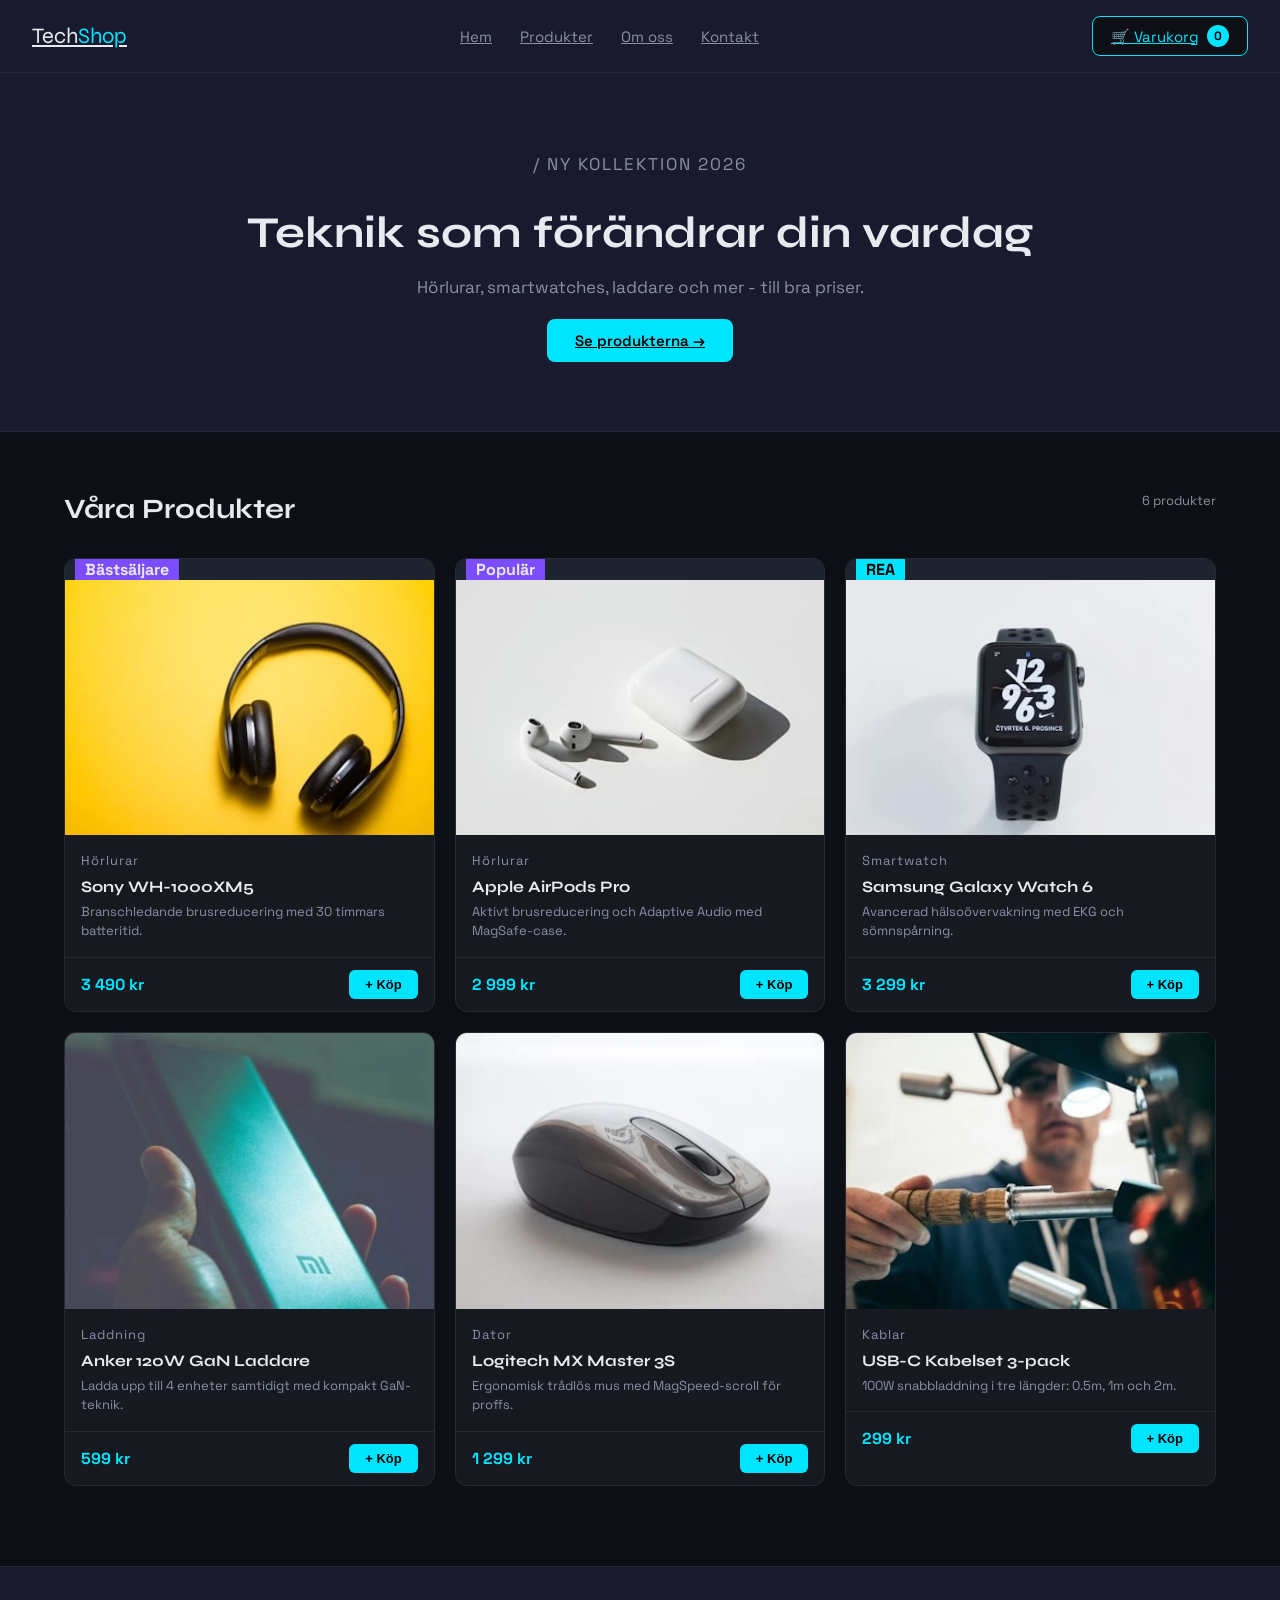
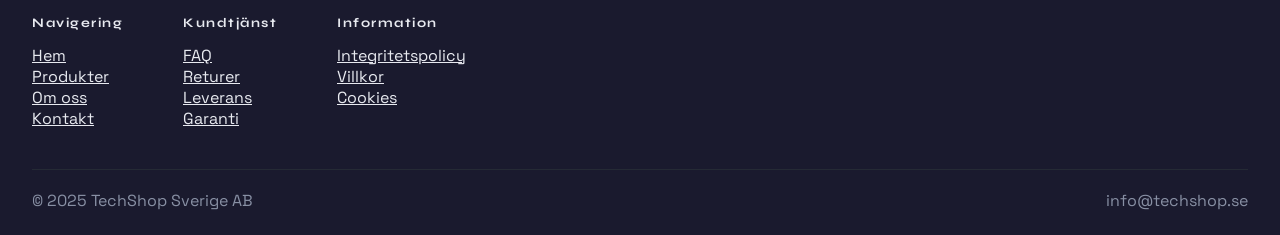
<file: index.html>
<!DOCTYPE html>
<html lang="sv">
<head>
  <meta charset="UTF-8">
  <meta name="viewport" content="width=device-width, initial-scale=1.0">
  <title>TechShop</title>
  <link rel="preconnect" href="https://fonts.googleapis.com">
  <link rel="preconnect" href="https://fonts.gstatic.com" crossorigin>
  <link href="https://fonts.googleapis.com/css2?family=Syne:wght@700&family=Space+Grotesk:wght@400;600&display=swap" rel="stylesheet">
  <link rel="stylesheet" href="style.css">
  <script defer src="script.js"></script>
</head>
<body>

<!-- Sidhuvud. -->
<header class="sidhuvud">
  <a class="logo" href="#index.html">Tech<span>Shop</span></a>

  <ul class="nav-lankar">
    <li><a href="#">Hem</a></li>
    <li><a href="#produkter">Produkter</a></li>
    <li><a href="#">Om oss</a></li>
    <li><a href="#">Kontakt</a></li>
  </ul>

  <a href="varukorg.html" class="varukorg-knapp">
    🛒 Varukorg <span class="varukorg-antal" id="varukorg-antal">0</span>
  </a>
</header>


<!-- Hero -->
<section class="hero">
  <div class="hero-inner">
    <p class="hero-etikett">/ Ny kollektion 2026</p>
    <h1>Teknik som förändrar din vardag</h1>
    <p>Hörlurar, smartwatches, laddare och mer - till bra priser.</p>
    <a href="#produkter" class="hero-knapp">Se produkterna →</a>
  </div>
</section>


<!-- Produkter -->
<section id="produkter">

  <div class="sektion-rubrik">
    <h2>Våra Produkter</h2>
    <span>6 produkter</span>
  </div>

<div class="produkt-grid">

<article class="produkt-kort kort-stor">
  <div class="kort-bild">
    <span class="badge">Bästsäljare</span>
    <img src="img/web 2.1.webp" alt="Sony WH-1000XM5 trådlösa hörlurar med brusreducering">
  </div>
  <div class="kort-info">
    <p class="kategori">Hörlurar</p>
    <h3>Sony WH-1000XM5</h3>
    <p>Branschledande brusreducering med 30 timmars batteritid.</p>
  </div>
  <div class="kort-footer">
    <span class="pris">3 490 kr</span>
    <button type="button" onclick="laggTill('Sony WH-1000XM5', 3490)">+ Köp</button>
  </div>
</article>

<article class="produkt-kort">
  <div class="kort-bild">
    <span class="badge">Populär</span>
    <img src="img/web 2.11.webp" alt="Apple AirPods Pro med aktivt brusreducering och MagSafe">
  </div>
  <div class="kort-info">
    <p class="kategori">Hörlurar</p>
    <h3>Apple AirPods Pro</h3>
    <p>Aktivt brusreducering och Adaptive Audio med MagSafe-case.</p>
  </div>
  <div class="kort-footer">
    <span class="pris">2 999 kr</span>
    <button type="button" onclick="laggTill('Apple AirPods Pro', 2999)">+ Köp</button>
  </div>
</article>

<article class="produkt-kort">
  <div class="kort-bild">
    <span class="badge rea">REA</span>
    <img src="img/web 2.12.webp" alt="Samsung Galaxy Watch 6 smartwatch med EKG och sömnspårning">
  </div>
  <div class="kort-info">
    <p class="kategori">Smartwatch</p>
    <h3>Samsung Galaxy Watch 6</h3>
    <p>Avancerad hälsoövervakning med EKG och sömnspårning.</p>
  </div>
  <div class="kort-footer">
    <span class="pris">3 299 kr</span>
    <button type="button" onclick="laggTill('Samsung Galaxy Watch 6', 3299)">+ Köp</button>
  </div>
</article>

<article class="produkt-kort">
  <div class="kort-bild">
    <img src="img/web 2.13.webp" alt="Anker 120W GaN laddare för upp till 4 enheter">
  </div>
  <div class="kort-info">
    <p class="kategori">Laddning</p>
    <h3>Anker 120W GaN Laddare</h3>
    <p>Ladda upp till 4 enheter samtidigt med kompakt GaN-teknik.</p>
  </div>
  <div class="kort-footer">
    <span class="pris">599 kr</span>
    <button type="button" onclick="laggTill('Anker 120W GaN Laddare', 599)">+ Köp</button>
  </div>
</article>

<article class="produkt-kort">
  <div class="kort-bild">
    <img src="img/web 2.14.webp" alt="Logitech MX Master 3S ergonomisk trådlös mus">
  </div>
  <div class="kort-info">
    <p class="kategori">Dator</p>
    <h3>Logitech MX Master 3S</h3>
    <p>Ergonomisk trådlös mus med MagSpeed-scroll för proffs.</p>
  </div>
  <div class="kort-footer">
    <span class="pris">1 299 kr</span>
    <button type="button" onclick="laggTill('Logitech MX Master 3S', 1299)">+ Köp</button>
  </div>
</article>

<article class="produkt-kort">
  <div class="kort-bild">
    <img src="img/web 2.15.webp" alt="USB-C Kabelset 3-pack för snabbladdning i tre längder">
  </div>
  <div class="kort-info">
    <p class="kategori">Kablar</p>
    <h3>USB-C Kabelset 3-pack</h3>
    <p>100W snabbladdning i tre längder: 0.5m, 1m och 2m.</p>
  </div>
  <div class="kort-footer">
    <span class="pris">299 kr</span>
    <button type="button" onclick="laggTill('USB-C Kabelset 3-pack', 299)">+ Köp</button>
  </div>
</article>

</div>
</section>


<!-- Sidfot -->
<footer>
<div class="footer-lankar">
  <nav aria-label="Navigering">
    <h3>Navigering</h3>
    <ul>
      <li><a href="#">Hem</a></li>
      <li><a href="#produkter">Produkter</a></li>
      <li><a href="#">Om oss</a></li>
      <li><a href="#">Kontakt</a></li>
    </ul>
  </nav>
  <nav aria-label="Kundtjänst">
    <h3>Kundtjänst</h3>
    <ul>
      <li><a href="#">FAQ</a></li>
      <li><a href="#">Returer</a></li>
      <li><a href="#">Leverans</a></li>
      <li><a href="#">Garanti</a></li>
    </ul>
  </nav>
  <nav aria-label="Information">
    <h3>Information</h3>
    <ul>
      <li><a href="#">Integritetspolicy</a></li>
      <li><a href="#">Villkor</a></li>
      <li><a href="#">Cookies</a></li>
    </ul>
  </nav>
</div>
<div class="footer-botten">
  <span>© 2025 TechShop Sverige AB</span>
  <span>info@techshop.se</span>
</div>
</footer>

</body>
</html>
</file>
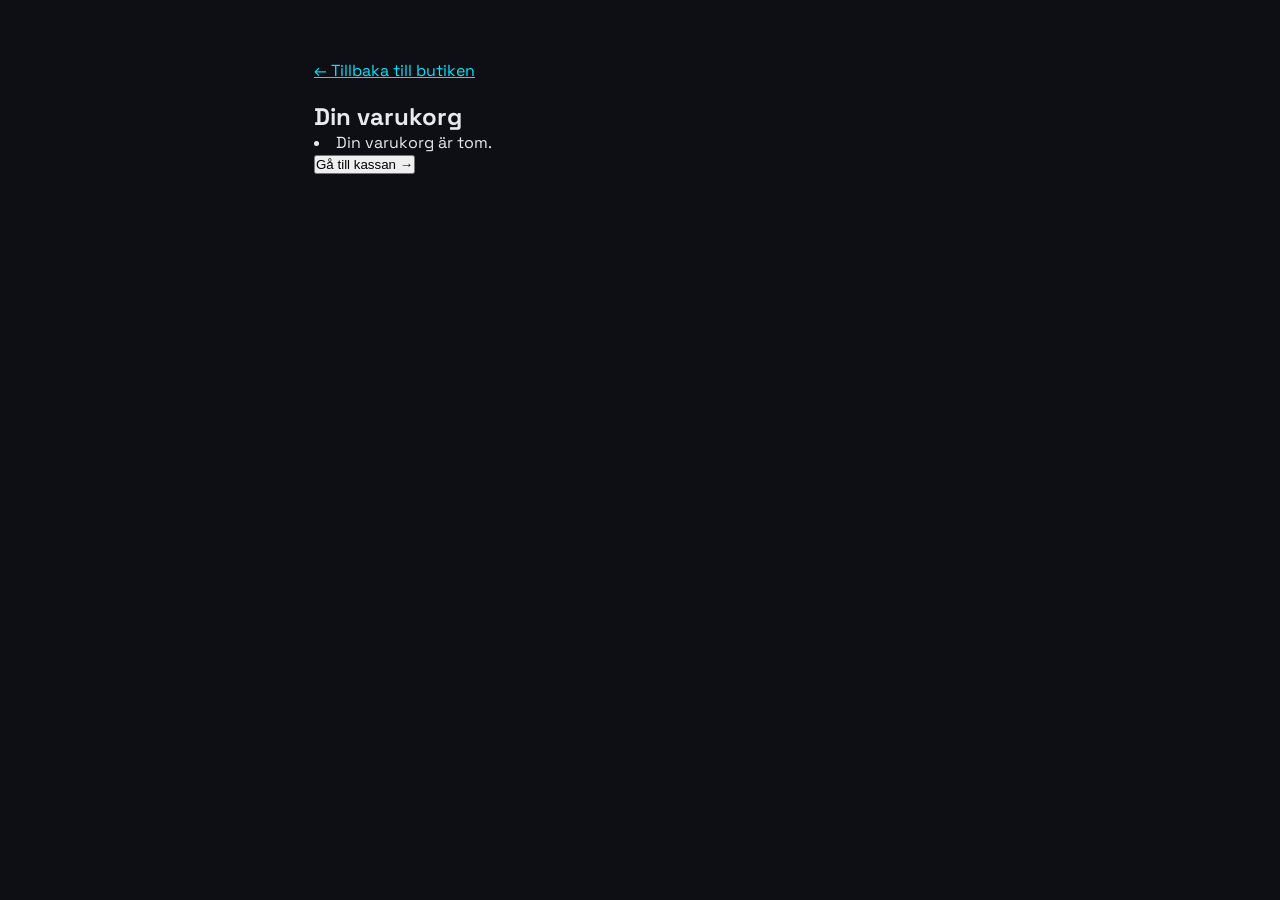
<file: varukorg.html>
<!DOCTYPE html>
<html lang="sv">
<head>
  <meta charset="UTF-8">
  <meta name="viewport" content="width=device-width, initial-scale=1.0">
  <title>Varukorg - TechShop</title>
  <link rel="preconnect" href="https://fonts.googleapis.com">
  <link rel="preconnect" href="https://fonts.gstatic.com" crossorigin>
  <link href="https://fonts.googleapis.com/css2?family=Syne:wght@700&family=Space+Grotesk:wght@400;600&display=swap" rel="stylesheet">
  <link rel="stylesheet" href="style.css">
  <script defer src="script.js"></script>
</head>
<body>

<div id="varukorg-sida">

  <a href="index.html" class="tillbaka-lank">← Tillbaka till butiken</a>

  <h2>Din varukorg</h2>
  <div id="varukorg-varor"></div>
  <div id="varukorg-botten">
    <button type="button" onclick="kassa()">Gå till kassan →</button>
  </div>

</div>

</body>
</html>
</file>
<file: style.css>
* {
  margin: 0;
  padding: 0;
  box-sizing: border-box;
}
body {
  font-family: 'Space Grotesk', Arial, sans-serif;
  background-color: #0D0F14;
  color: #E8EAF0;
}
a {
  color: #E8EAF0;
}
ul {
  list-style: none;
}

/* sidhuvud */
.sidhuvud {
  display: flex;
  align-items: center;
  justify-content: space-between;
  padding: 16px 32px;
  background-color: #1A1A2E;
  border-bottom: 1px solid #252A35;
}
.logo {
  font-family: 'Syne', sans-serif;
  font-size: 22px;
}
/* cyan */
.logo span {
  color: #00E5FF;
}
.nav-lankar {
  display: flex;
  gap: 28px;
}
.nav-lankar a {
  font-size: 15px;
  color: #8890A4;
}
.nav-lankar a:hover, .footer-lankar a:hover {
  color: #00E5FF;
}
.varukorg-knapp {
  display: flex;
  align-items: center;
  gap: 8px;
  background-color: #0D0F14;
  border: 1px solid #00E5FF;
  color: #00E5FF;
  padding: 8px 18px;
  border-radius: 8px;
  font-size: 15px;
}
.varukorg-knapp:hover {
  background-color: #00E5FF;
  color: #000000;
}
.varukorg-antal {
  background-color: #00E5FF;
  color: #000000;
  font-weight: 700;
  border-radius: 50%;
  width: 22px;
  height: 22px;
  display: flex;
  align-items: center;
  justify-content: center;
  font-size: 12px;
}

/* hero */
.hero {
  background-color: #1A1A2E;
  padding: 80px 32px;
  text-align: center;
  border-bottom: 1px solid #252A35;
}
.hero-etikett {
  font-size: 13px;
  color: #00E5FF;
  margin-bottom: 16px;
  letter-spacing: 2px;
  text-transform: uppercase;
}
.hero h1 {
  font-family: 'Syne', sans-serif;
  font-size: 44px;
  margin-bottom: 16px;
  line-height: 1.2;
}
.hero p {
  font-size: 17px;
  color: #8890A4;
  margin-bottom: 32px;
}
.hero-knapp {
  background-color: #00E5FF;
  color: #000000;
  padding: 12px 28px;
  border-radius: 8px;
  font-size: 15px;
  font-weight: 600;
}
.hero-knapp:hover {
  background-color: #00ccdd;
}

/* produkter */
#produkter {
  max-width: 1200px;
  margin: 60px auto;
  padding: 0 24px;
}
.sektion-rubrik {
  display: flex;
  justify-content: space-between;
  gap: 12px;
  margin-bottom: 32px;
}
.sektion-rubrik h2 {
  font-family: 'Syne', sans-serif;
  font-size: 28px;
}
.sektion-rubrik span {
  font-size: 13px;
  color: #8890A4;
}
/* produkternas struktur */
.produkt-grid {
  display: grid;
  grid-template-columns: repeat(3, 1fr);
  gap: 20px;
}
.produkt-kort {
  background-color: #161920;
  border: 1px solid #252A35;
  border-radius: 12px;
  overflow: hidden;
  display: flex;
  flex-direction: column;
}
.produkt-kort:hover {
  border-color: #00E5FF;
}
.kort-bild {
  background-color: #1e2330;
  aspect-ratio: 4/3;
  overflow: hidden;
}
.kort-bild img {
  width: 100%;
  height: 100%;
  object-fit: cover;
}
/* etikett */
.badge {
  background-color: #7C4DFF;
  font-weight: 700;
  padding: 3px 10px;
  width: fit-content;
  margin: 10px;
}
.badge.rea {
  background-color: #00E5FF;
  color: #000000;
}
.kort-info {
  padding: 16px;
}
.kategori {
  font-size: 11px;
  color: #00E5FF;
  letter-spacing: 1px;
  margin-bottom: 6px;
}
.kort-info h3 {
  font-family: 'Syne', sans-serif;
  font-size: 16px;
  margin-bottom: 6px;
}
.kort-info p {
  font-size: 13px;
  color: #8890A4;
  line-height: 1.5;
}
.kort-footer {
  display: flex;
  align-items: center;
  justify-content: space-between;
  padding: 12px 16px;
  border-top: 1px solid #252A35;
}
.pris {
  font-size: 16px;
  font-weight: 700;
  color: #00E5FF;
}
.kort-footer button {
  background-color: #00E5FF;
  color: #000000;
  border: none;
  padding: 7px 16px;
  border-radius: 6px;
  font-size: 13px;
  font-weight: 600;
  cursor: pointer;
}
.kort-footer button:hover {
  background-color: #00ccdd;
}

/* varukorg */
#varukorg-sida {
  max-width: 700px;
  margin: 60px auto;
  padding: 0 24px;
}
.tillbaka-lank {
  color: #00E5FF;
  margin-bottom: 20px;
  display: block;
}

/* footer */
footer {
  background-color: #1A1A2E;
  border-top: 1px solid #252A35;
  color: #8890A4;
  padding: 48px 32px 24px;
  margin-top: 80px;
}
.footer-lankar {
  display: flex;
  gap: 60px;
  margin-bottom: 40px;
}
.footer-lankar h3 {
  font-family: 'Syne', sans-serif;
  font-size: 13px;
  color: #E8EAF0;
  letter-spacing: 1.5px;
  margin-bottom: 14px;
}

.footer-botten {
  border-top: 1px solid #252A35;
  padding-top: 20px;
  display: flex;
  justify-content: space-between;
}

/* responsiv */
@media (max-width: 1199px) {
  .produkt-grid {
    grid-template-columns: repeat(2, 1fr);
  }
}

@media (max-width: 768px) {
  .sidhuvud {
    flex-wrap: wrap;
    gap: 12px;
    padding: 14px 16px;
  }
  .nav-lankar {
    display: none;
  }
  .hero {
    padding: 50px 20px;
  }
  .hero h1 {
    font-size: 28px;
  }
  .produkt-grid {
    grid-template-columns: 1fr;
  }
  .footer-lankar {
    flex-direction: column;
    gap: 30px;
  }
  .varukorg-rad {
    flex-wrap: wrap;
  }
}
</file>
